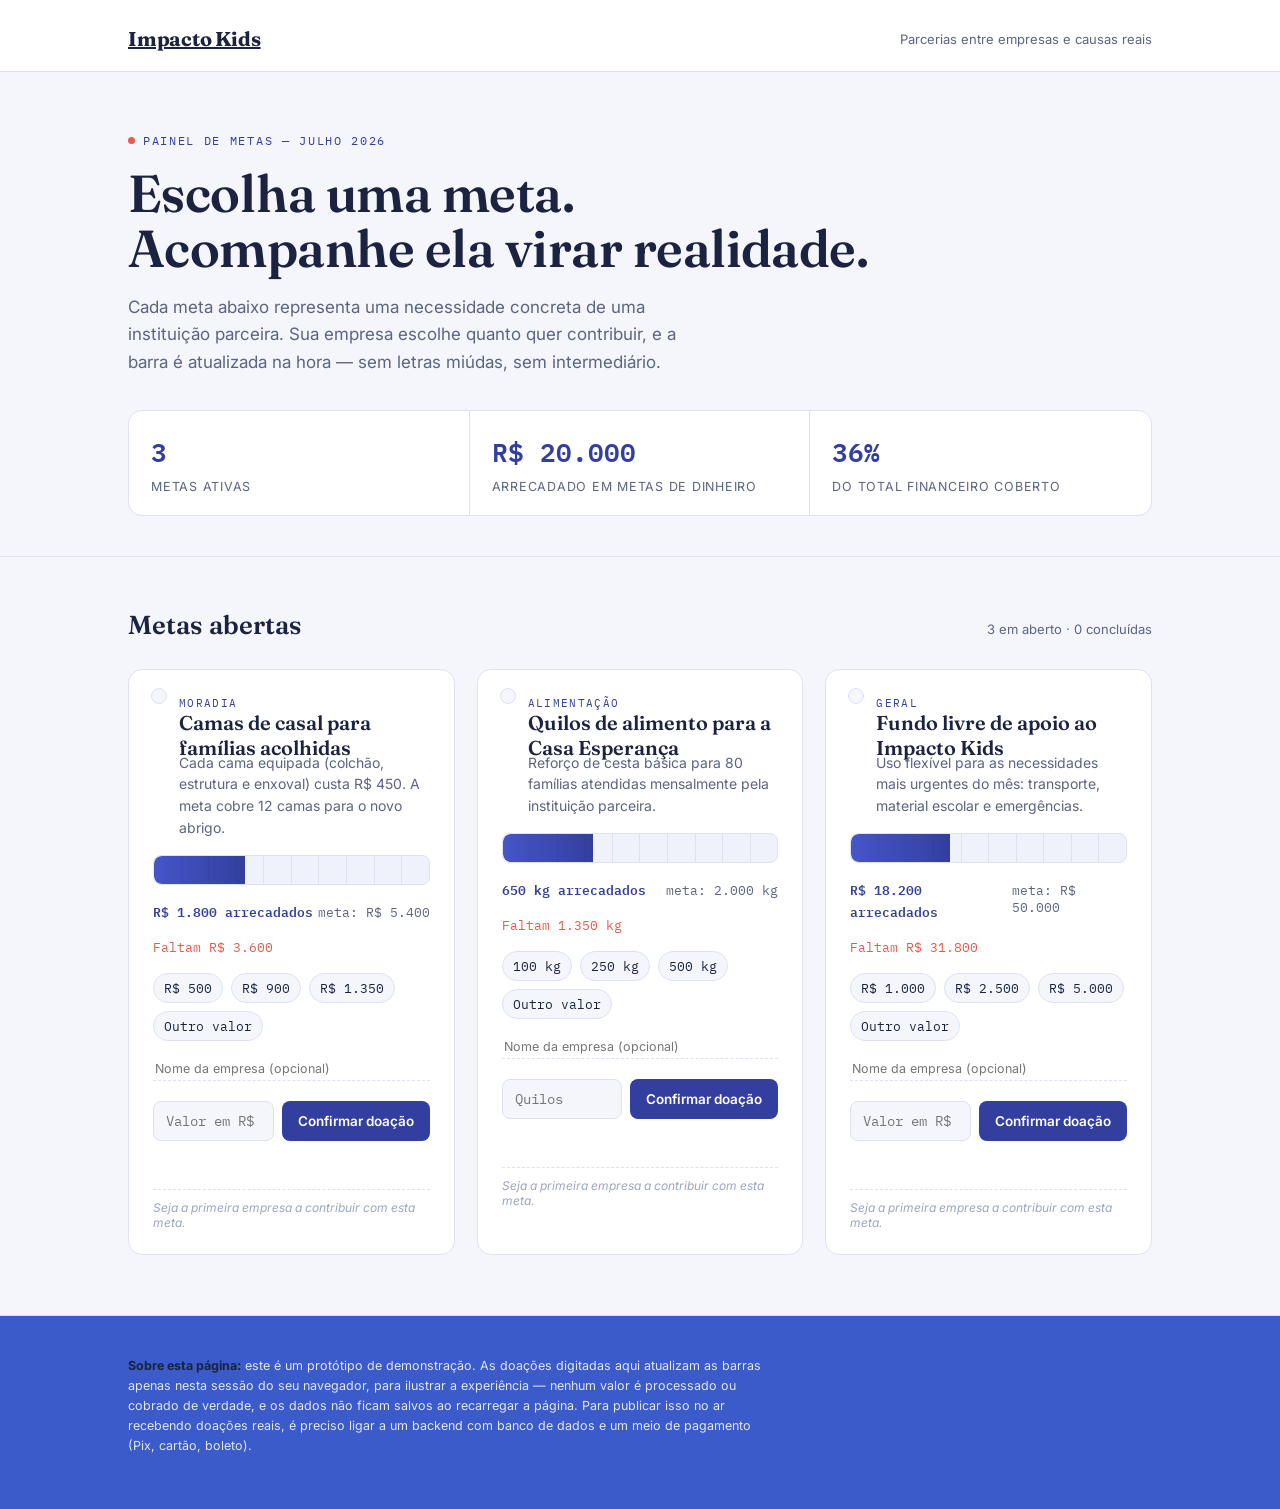
<file: pages/metas.html>
<!DOCTYPE html>
<html lang="pt-BR">
<head>
<meta charset="UTF-8">
<meta name="viewport" content="width=device-width, initial-scale=1.0">
<title>Impacto Kids — Painel de Metas</title>
<link rel="preconnect" href="https://fonts.googleapis.com">
<link rel="preconnect" href="https://fonts.gstatic.com" crossorigin>
<link href="https://fonts.googleapis.com/css2?family=Fraunces:opsz,wght@9..144,400;9..144,600;9..144,700&family=Inter:wght@400;500;600;700&family=IBM+Plex+Mono:wght@400;500;600&display=swap" rel="stylesheet">
<link rel="stylesheet" href="../css/metas.css">
</head>
<body>

<header class="top">
  <div class="wrap top-inner">
    <div class="logo">
      <a href="index.html" class="logo-text">Impacto Kids</a>
    </div>
    <div class="tagline">Parcerias entre empresas e causas reais</div>
  </div>
</header>

<section class="hero">
  <div class="wrap">
    <div class="eyebrow">Painel de metas — julho 2026</div>
    <h1>Escolha uma meta.<br>Acompanhe ela virar realidade.</h1>
    <p class="lede">Cada meta abaixo representa uma necessidade concreta de uma instituição parceira. Sua empresa escolhe quanto quer contribuir, e a barra é atualizada na hora — sem letras miúdas, sem intermediário.</p>

    <div class="overview-strip" id="overviewStrip"></div>
  </div>
</section>

<section class="goals">
  <div class="wrap">
    <div class="goals-head">
      <h2>Metas abertas</h2>
      <span id="goalsCount">— metas ativas</span>
    </div>
    <div class="goal-grid" id="goalGrid"></div>
  </div>
</section>

<footer>
  <div class="wrap">
    <p><strong>Sobre esta página:</strong> este é um protótipo de demonstração. As doações digitadas aqui atualizam as barras apenas nesta sessão do seu navegador, para ilustrar a experiência — nenhum valor é processado ou cobrado de verdade, e os dados não ficam salvos ao recarregar a página. Para publicar isso no ar recebendo doações reais, é preciso ligar a um backend com banco de dados e um meio de pagamento (Pix, cartão, boleto).</p>
  </div>
</footer>

<script src="../script.js"></script>

</body>
</html>
</file>
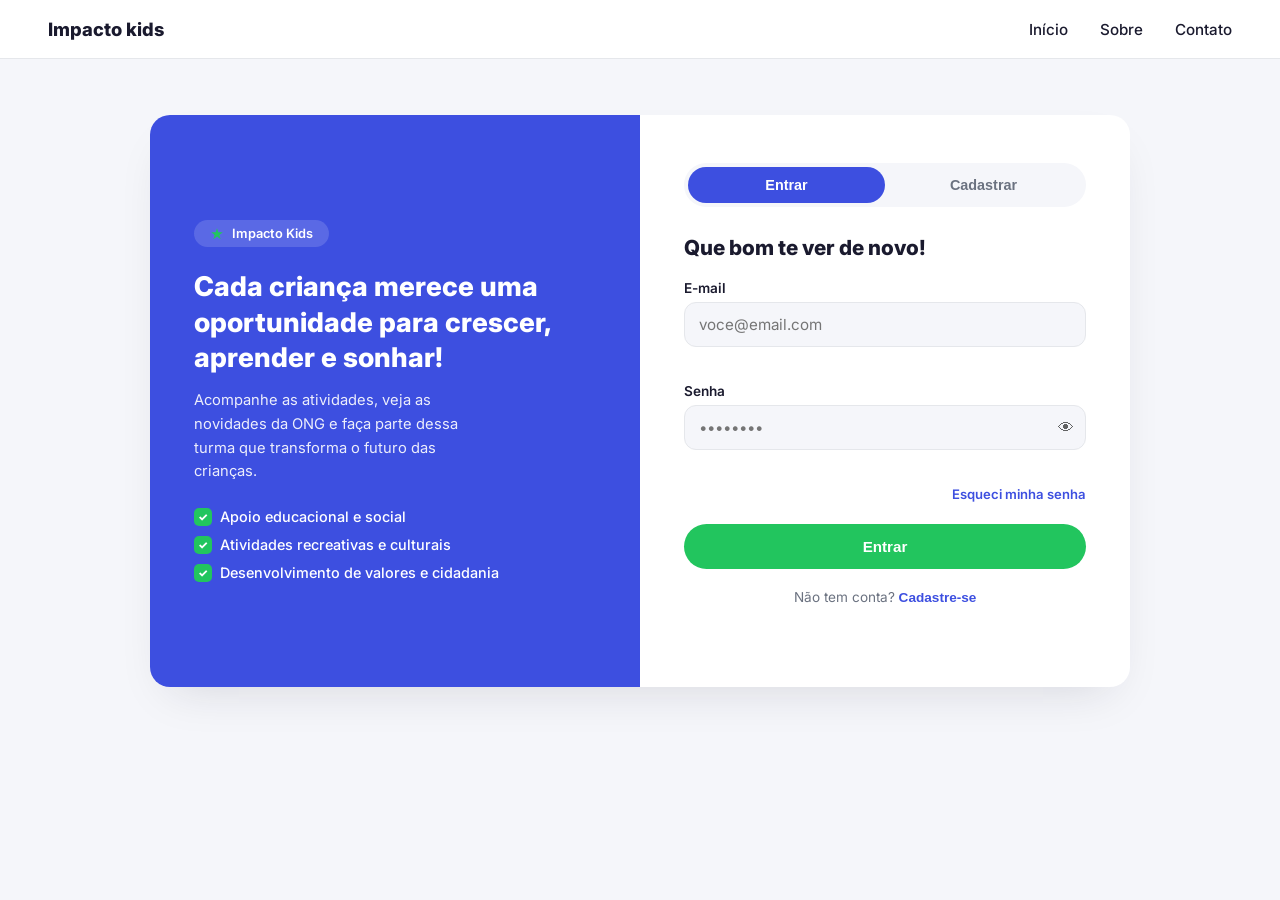
<file: pages/Sign.html>
<!DOCTYPE html>
<html lang="pt-BR">
<head>
  <meta charset="UTF-8">
  <meta name="viewport" content="width=device-width, initial-scale=1.0">
  <title>Impacto Kids | Entrar ou Cadastrar</title>
  <link rel="preconnect" href="https://fonts.googleapis.com">
  <link href="https://fonts.googleapis.com/css2?family=Inter:wght@400;500;600;700;800&display=swap" rel="stylesheet">
  <link rel="stylesheet" href="../css/sign.css">
</head>
<body>

  <header class="site-header">
    <span class="site-header__logo">Impacto kids</span>
    <nav class="site-header__nav">
      <a href="../pages/index.html">Início</a>
      <a href="../pages/sobre.html">Sobre</a>
      <a href="../pages/contato.html">Contato</a>
    </nav>
  </header>

  <main class="auth-card">

    <section class="auth-side">
      <span class="auth-side__badge">
        <svg viewBox="0 0 24 24" class="auth-side__badge-icon"><path d="M12 2l2.4 7.2H22l-6 4.6 2.3 7.2L12 16.4l-6.3 4.6L8 13.8 2 9.2h7.6z"/></svg>
        Impacto Kids
      </span>
      <h1 class="auth-side__title">Cada criança merece uma oportunidade para crescer, aprender e sonhar!</h1>
      <p class="auth-side__text">
        Acompanhe as atividades, veja as novidades da ONG e faça parte
        dessa turma que transforma o futuro das crianças.
      </p>

      <ul class="auth-side__list">
        <li>Apoio educacional e social</li>
        <li>Atividades recreativas e culturais</li>
        <li>Desenvolvimento de valores e cidadania</li>
      </ul>
    </section>

    <section class="auth-form">

      <div class="tabs" role="tablist" aria-label="Alternar entre login e cadastro">
        <button class="tabs__btn is-active" id="tab-login" role="tab" aria-selected="true" aria-controls="panel-login">
          Entrar
        </button>
        <button class="tabs__btn" id="tab-cadastro" role="tab" aria-selected="false" aria-controls="panel-cadastro">
          Cadastrar
        </button>
        <span class="tabs__indicator" aria-hidden="true"></span>
      </div>

      <form class="panel is-active" id="panel-login" role="tabpanel" aria-labelledby="tab-login" novalidate>
        <h2 class="panel__title">Que bom te ver de novo!</h2>

        <label class="field">
          <span class="field__label">E-mail</span>
          <input type="email" name="email" class="field__input" placeholder="voce@email.com" required autocomplete="email">
          <span class="field__error"></span>
        </label>

        <label class="field">
          <span class="field__label">Senha</span>
          <div class="field__wrap">
            <input type="password" name="senha" class="field__input" placeholder="••••••••" required minlength="6" autocomplete="current-password">
            <button type="button" class="field__toggle" aria-label="Mostrar senha">👁</button>
          </div>
          <span class="field__error"></span>
        </label>

        <a href="#" class="field__forgot">Esqueci minha senha</a>

        <button type="submit" class="btn-submit">Entrar</button>

        <p class="panel__switch">
          Não tem conta? <button type="button" class="link-btn" data-goto="cadastro">Cadastre-se</button>
        </p>
      </form>

      <form class="panel" id="panel-cadastro" role="tabpanel" aria-labelledby="tab-cadastro" novalidate>
        <h2 class="panel__title">Vem fazer parte dessa turma!</h2>

        <label class="field">
          <span class="field__label">Nome completo</span>
          <input type="text" name="nome" class="field__input" placeholder="Seu nome" required autocomplete="name">
          <span class="field__error"></span>
        </label>

        <label class="field">
          <span class="field__label">E-mail</span>
          <input type="email" name="email" class="field__input" placeholder="voce@email.com" required autocomplete="email">
          <span class="field__error"></span>
        </label>

        <label class="field">
          <span class="field__label">Senha</span>
          <div class="field__wrap">
            <input type="password" name="senha" class="field__input" placeholder="Mínimo 6 caracteres" required minlength="6" autocomplete="new-password">
            <button type="button" class="field__toggle" aria-label="Mostrar senha">👁</button>
          </div>
          <span class="field__error"></span>
        </label>

        <label class="field">
          <span class="field__label">Confirmar senha</span>
          <input type="password" name="confirmarSenha" class="field__input" placeholder="Repita a senha" required minlength="6" autocomplete="new-password">
          <span class="field__error"></span>
        </label>

        <label class="checkbox">
          <input type="checkbox" name="termos" required>
          <span>Aceito os termos de uso e a política de privacidade</span>
        </label>

        <button type="submit" class="btn-submit">Criar minha conta</button>

        <p class="panel__switch">
          Já tem conta? <button type="button" class="link-btn" data-goto="login">Entrar</button>
        </p>
      </form>

      <p class="toast" id="toast" role="status" aria-live="polite"></p>
    </section>
  </main>

  <script src="../auth.js"></script>
</body>
</html>
</file>
<file: css/metas.css>
:root{
    --paper:#F4F6FC;
    --paper-2:#F0F2FB;
    --ink:#1B2340;
    --ink-soft:#5B6480;
    --sky:#4655C9;
    --sky-deep:#333F9E;
    --sun:#2FB673;
    --sun-deep:#1F8F58;
    --coral:#E75A4C;
    --line:#DDE2F2;
    --card:#FFFFFF;
    --radius:14px;
    --footer:#3a5bc9;
    --footer-text:#E0E6F5;
  }

  *{box-sizing:border-box;}
  html{scroll-behavior:smooth;}
  body{
    margin:0;
    background:var(--paper);
    color:var(--ink);
    font-family:'Inter',sans-serif;
    -webkit-font-smoothing:antialiased;
  }
  .mono{font-family:'IBM Plex Mono',monospace;}
  .display{font-family:'Fraunces',serif;}

  a{color:inherit;}

  .wrap{
    max-width:1080px;
    margin:0 auto;
    padding:0 28px;
  }

  header.top{
    padding:26px 0 20px;
    border-bottom:1px solid var(--line);
    background:var(--card);
  }
  .top-inner{
    display:flex;
    align-items:center;
    justify-content:space-between;
    gap:16px;
  }
  .logo{
    display:flex;
    align-items:center;
    gap:10px;
  }
  .logo-mark{
    width:34px;height:34px;border-radius:9px;
    background:var(--sky);
    display:flex;align-items:center;justify-content:center;
    position:relative;
    flex-shrink:0;
  }
  .logo-mark::after{
    content:"";
    width:10px;height:10px;
    border-radius:50%;
    background:var(--sun);
  }
  .logo-text{
    font-family:'Fraunces',serif;
    font-weight:700;
    font-size:20px;
    letter-spacing:-0.01em;
  }
  .tagline{
    font-size:13px;
    color:var(--ink-soft);
    display:none;
  }
  @media(min-width:640px){ .tagline{display:block;} }

  /* ---------- hero ---------- */
  .hero{
    padding:56px 0 40px;
    border-bottom:1px solid var(--line);
  }
  .eyebrow{
    font-family:'IBM Plex Mono',monospace;
    font-size:12px;
    text-transform:uppercase;
    letter-spacing:.14em;
    color:var(--sky-deep);
    display:inline-flex;
    align-items:center;
    gap:8px;
    margin-bottom:18px;
  }
  .eyebrow::before{
    content:"";
    width:7px;height:7px;
    background:var(--coral);
    border-radius:50%;
  }
  .hero h1{
    font-family:'Fraunces',serif;
    font-weight:600;
    font-size:clamp(32px,5vw,52px);
    line-height:1.06;
    letter-spacing:-0.01em;
    margin:0 0 18px;
    max-width:760px;
    color:var(--ink);
  }
  .hero p.lede{
    max-width:560px;
    font-size:17px;
    line-height:1.6;
    color:var(--ink-soft);
    margin:0 0 34px;
  }

  .overview-strip{
    display:grid;
    grid-template-columns:repeat(3,1fr);
    border:1px solid var(--line);
    border-radius:var(--radius);
    background:var(--card);
    overflow:hidden;
  }
  .overview-cell{
    padding:20px 22px;
    border-right:1px solid var(--line);
  }
  .overview-cell:last-child{border-right:none;}
  .overview-num{
    font-family:'IBM Plex Mono',monospace;
    font-size:26px;
    font-weight:600;
    color:var(--sky-deep);
    display:block;
    margin-bottom:4px;
  }
  .overview-label{
    font-size:12.5px;
    color:var(--ink-soft);
    text-transform:uppercase;
    letter-spacing:.06em;
  }
  @media(max-width:640px){
    .overview-strip{grid-template-columns:1fr;}
    .overview-cell{border-right:none;border-bottom:1px solid var(--line);}
    .overview-cell:last-child{border-bottom:none;}
  }

  .goals{
    padding:52px 0 60px;
  }
  .goals-head{
    display:flex;
    align-items:baseline;
    justify-content:space-between;
    margin-bottom:28px;
    gap:12px;
    flex-wrap:wrap;
  }
  .goals-head h2{
    font-family:'Fraunces',serif;
    font-size:26px;
    font-weight:600;
    margin:0;
    color:var(--ink);
  }
  .goals-head span{
    font-size:13px;
    color:var(--ink-soft);
  }

  .goal-grid{
    display:grid;
    grid-template-columns:repeat(auto-fit,minmax(320px,1fr));
    gap:22px;
  }

  .goal-card{
    background:var(--card);
    border:1px solid var(--line);
    border-radius:var(--radius);
    padding:26px 24px 24px;
    position:relative;
    display:flex;
    flex-direction:column;
    gap:16px;
    transition:box-shadow .2s ease, transform .2s ease;
  }
  .goal-card::before{
    content:"";
    position:absolute;
    top:18px;left:22px;
    width:14px;height:14px;
    border-radius:50%;
    background:var(--paper);
    border:1px solid var(--line);
  }
  .goal-card.done{
    box-shadow:0 0 0 2px var(--sun) inset;
  }

  .goal-tag{
    font-family:'IBM Plex Mono',monospace;
    font-size:11px;
    text-transform:uppercase;
    letter-spacing:.12em;
    color:var(--sky-deep);
    padding-left:26px;
  }
  .goal-title{
    font-family:'Fraunces',serif;
    font-size:20px;
    font-weight:600;
    line-height:1.25;
    margin:0;
    padding-left:26px;
    color:var(--ink);
  }
  .goal-desc{
    font-size:14px;
    color:var(--ink-soft);
    line-height:1.55;
    margin:-8px 0 0;
    padding-left:26px;
  }

  .ruler{
    position:relative;
    height:30px;
    background:var(--paper-2);
    border-radius:8px;
    overflow:hidden;
    border:1px solid var(--line);
  }
  .ruler-fill{
    position:absolute;
    left:0;top:0;bottom:0;
    width:0%;
    background:linear-gradient(90deg,var(--sky) 0%, var(--sky-deep) 100%);
    transition:width .7s cubic-bezier(.4,0,.2,1);
    border-radius:8px 0 0 8px;
  }
  .goal-card.done .ruler-fill{
    background:linear-gradient(90deg,var(--sun-deep) 0%, var(--sun) 100%);
  }
  .ruler-ticks{
    position:absolute;
    inset:0;
    display:flex;
  }
  .ruler-ticks span{
    flex:1;
    border-right:1px solid rgba(27,35,64,.08);
  }
  .ruler-ticks span:last-child{border-right:none;}

  .figures{
    display:flex;
    justify-content:space-between;
    align-items:baseline;
    font-family:'IBM Plex Mono',monospace;
    font-size:13px;
  }
  .figures .raised{color:var(--sky-deep);font-weight:600;}
  .figures .need{color:var(--ink-soft);}
  .remaining{
    font-size:12.5px;
    color:var(--coral);
    font-family:'IBM Plex Mono',monospace;
  }
  .goal-card.done .remaining{color:var(--sun-deep);font-weight:600;}

  .donate-row{
    display:flex;
    flex-wrap:wrap;
    gap:8px;
    margin-top:2px;
  }
  .chip{
    border:1px solid var(--line);
    background:var(--paper);
    color:var(--ink);
    font-family:'IBM Plex Mono',monospace;
    font-size:12.5px;
    padding:6px 10px;
    border-radius:20px;
    cursor:pointer;
    transition:background .15s, border-color .15s;
  }
  .chip:hover{border-color:var(--sky);}
  .chip.active{
    background:var(--sky);
    border-color:var(--sky);
    color:#fff;
  }

  .donate-form{
    display:flex;
    gap:8px;
    margin-top:4px;
  }
  .donate-form input[type=text]{
    flex:1 1 auto;
    min-width:0;
    border:1px solid var(--line);
    background:var(--paper);
    border-radius:8px;
    padding:10px 12px;
    font-family:'IBM Plex Mono',monospace;
    font-size:13.5px;
    color:var(--ink);
  }
  .donate-form input[type=text]:focus{
    outline:2px solid var(--sky);
    outline-offset:1px;
  }
  .donate-form button{
    border:none;
    background:var(--sky-deep);
    color:#fff;
    font-family:'Inter',sans-serif;
    font-weight:600;
    font-size:13.5px;
    padding:10px 16px;
    border-radius:8px;
    cursor:pointer;
    white-space:nowrap;
    transition:background .15s;
  }
  .donate-form button:hover{background:var(--sky);}
  .goal-card.done .donate-form button{background:var(--sun-deep);}
  .goal-card.done .donate-form button:hover{background:var(--sun);}

  .company-input{
    border:none;
    border-bottom:1px dashed var(--line);
    background:transparent;
    font-family:'Inter',sans-serif;
    font-size:12.5px;
    color:var(--ink-soft);
    padding:4px 2px;
    width:100%;
  }
  .company-input:focus{outline:none;border-color:var(--sky);}

  .feedback{
    font-size:12.5px;
    color:var(--sky-deep);
    min-height:16px;
    font-family:'Inter',sans-serif;
  }

  .supporters{
    border-top:1px dashed var(--line);
    padding-top:10px;
    display:flex;
    flex-direction:column;
    gap:4px;
    max-height:90px;
    overflow-y:auto;
  }
  .supporters-empty{
    font-size:12px;
    color:#9AA6C0;
    font-style:italic;
  }
  .supporter-row{
    font-size:12.5px;
    color:var(--ink-soft);
    display:flex;
    justify-content:space-between;
    gap:8px;
  }
  .supporter-row .amt{
    font-family:'IBM Plex Mono',monospace;
    color:var(--sky-deep);
    font-weight:600;
  }

  .ribbon{
    position:absolute;
    top:16px;right:-8px;
    background:var(--sun);
    color:#fff;
    font-family:'IBM Plex Mono',monospace;
    font-size:11px;
    font-weight:600;
    text-transform:uppercase;
    letter-spacing:.08em;
    padding:5px 12px 5px 14px;
    border-radius:6px 0 0 6px;
  }

  footer{
    border-top:1px solid var(--line);
    padding:28px 0 40px;
    background:var(--footer);
  }
  footer p{
    font-size:12.5px;
    color:var(--footer-text);
    line-height:1.6;
    max-width:640px;
  }
  footer strong{color:var(--ink);}
</file>
<file: css/sign.css>
:root {
  --blue:        #3D4FE0;
  --blue-dark:   #2E3BC4;
  --green:       #22C55E;
  --green-dark:  #16A34A;
  --ink:         #1A1A2E;
  --gray:        #6B7280;
  --gray-light:  #E5E7EB;
  --bg:          #F5F6FA;
  --white:       #FFFFFF;
  --error:       #E5484D;

  --radius-lg: 20px;
  --radius-md: 12px;
  --font: 'Inter', sans-serif;
}

* { box-sizing: border-box; }

html, body {
  margin: 0;
  min-height: 100vh;
  font-family: var(--font);
  background: var(--bg);
  color: var(--ink);
}

.site-header {
  display: flex;
  align-items: center;
  justify-content: space-between;
  padding: 18px 48px;
  background: var(--white);
  border-bottom: 1px solid var(--gray-light);
}

.site-header__logo {
  font-weight: 800;
  font-size: 1.15rem;
  color: var(--ink);
}

.site-header__nav {
  display: flex;
  align-items: center;
  gap: 32px;
}

.site-header__nav a {
  text-decoration: none;
  color: var(--ink);
  font-weight: 500;
  font-size: .95rem;
}

.pill-btn {
  background: var(--green);
  color: var(--white) !important;
  padding: 10px 22px;
  border-radius: 999px;
  font-weight: 700;
}

main.auth-card {
  width: 100%;
  max-width: 980px;
  margin: 56px auto;
  display: grid;
  grid-template-columns: 1fr 1fr;
  background: var(--white);
  border-radius: var(--radius-lg);
  box-shadow: 0 20px 45px -20px rgba(26, 26, 46, .15);
  overflow: hidden;
}

.auth-side {
  background: var(--blue);
  color: var(--white);
  padding: 48px 44px;
  display: flex;
  flex-direction: column;
  justify-content: center;
}

.auth-side__badge {
  align-self: flex-start;
  display: inline-flex;
  align-items: center;
  gap: 8px;
  background: rgba(255,255,255,.15);
  padding: 6px 16px;
  border-radius: 999px;
  font-size: .8rem;
  font-weight: 600;
  margin-bottom: 22px;
}
.auth-side__badge-icon { width: 14px; height: 14px; fill: var(--green); }

.auth-side__title {
  font-size: 1.7rem;
  font-weight: 800;
  line-height: 1.3;
  margin: 0 0 14px;
}

.auth-side__text {
  font-size: .92rem;
  line-height: 1.6;
  opacity: .9;
  max-width: 34ch;
  margin: 0 0 24px;
}

.auth-side__list {
  list-style: none;
  padding: 0;
  margin: 0;
  display: flex;
  flex-direction: column;
  gap: 10px;
}
.auth-side__list li {
  font-size: .9rem;
  font-weight: 500;
  display: flex;
  align-items: center;
  gap: 8px;
}
.auth-side__list li::before {
  content: '✓';
  display: inline-flex;
  align-items: center;
  justify-content: center;
  width: 18px; height: 18px;
  background: var(--green);
  border-radius: 5px;
  font-size: .7rem;
  font-weight: 800;
  flex-shrink: 0;
}

.auth-form {
  padding: 48px 44px;
  display: flex;
  flex-direction: column;
}

.tabs {
  position: relative;
  display: grid;
  grid-template-columns: 1fr 1fr;
  background: var(--bg);
  border-radius: 999px;
  padding: 4px;
  margin-bottom: 28px;
}
.tabs__btn {
  position: relative;
  z-index: 1;
  border: none;
  background: transparent;
  padding: 10px 0;
  font-weight: 700;
  font-size: .9rem;
  color: var(--gray);
  cursor: pointer;
  border-radius: 999px;
  transition: color .25s ease;
}
.tabs__btn.is-active { color: var(--white); }

.tabs__indicator {
  position: absolute;
  top: 4px; left: 4px;
  width: calc(50% - 4px);
  height: calc(100% - 8px);
  background: var(--blue);
  border-radius: 999px;
  transition: transform .3s cubic-bezier(.65,0,.35,1);
}
.tabs[data-active="cadastro"] .tabs__indicator {
  transform: translateX(100%);
}

.panel {
  display: none;
  flex-direction: column;
  gap: 16px;
  animation: fadeIn .3s ease;
}
.panel.is-active { display: flex; }

@keyframes fadeIn {
  from { opacity: 0; transform: translateY(6px); }
  to   { opacity: 1; transform: translateY(0); }
}

.panel__title {
  font-size: 1.3rem;
  font-weight: 800;
  margin: 0 0 4px;
}

.field { display: flex; flex-direction: column; gap: 6px; font-size: .85rem; }
.field__label { font-weight: 600; color: var(--ink); }
.field__input {
  font-family: var(--font);
  font-size: .95rem;
  padding: 12px 14px;
  border: 1.5px solid var(--gray-light);
  border-radius: var(--radius-md);
  outline: none;
  background: var(--bg);
  transition: border-color .2s ease, background .2s ease;
  width: 100%;
}
.field__input:focus {
  border-color: var(--blue);
  background: var(--white);
}
.field__input.is-invalid { border-color: var(--error); }

.field__wrap { position: relative; display: flex; }
.field__toggle {
  position: absolute;
  right: 6px; top: 50%;
  transform: translateY(-50%);
  border: none;
  background: transparent;
  cursor: pointer;
  font-size: 1rem;
  padding: 6px;
  opacity: .6;
}

.field__error {
  color: var(--error);
  font-size: .78rem;
  min-height: 14px;
}

.field__forgot {
  align-self: flex-end;
  font-size: .82rem;
  color: var(--blue);
  text-decoration: none;
  font-weight: 600;
}
.field__forgot:hover { text-decoration: underline; }

.checkbox {
  display: flex;
  align-items: flex-start;
  gap: 8px;
  font-size: .8rem;
  color: var(--gray);
}
.checkbox input { margin-top: 3px; accent-color: var(--blue); }

.btn-submit {
  margin-top: 6px;
  border: none;
  border-radius: 999px;
  padding: 14px;
  font-weight: 700;
  font-size: .95rem;
  color: var(--white);
  background: var(--green);
  cursor: pointer;
  transition: background .2s ease, transform .15s ease;
}
.btn-submit:hover { background: var(--green-dark); transform: translateY(-1px); }
.btn-submit:active { transform: translateY(0); }

.panel__switch {
  text-align: center;
  font-size: .85rem;
  color: var(--gray);
  margin: 4px 0 0;
}

.link-btn {
  border: none;
  background: transparent;
  color: var(--blue);
  font-weight: 700;
  cursor: pointer;
  font-size: .85rem;
  padding: 0;
}
.link-btn:hover { text-decoration: underline; }

.toast {
  margin: 16px 0 0;
  text-align: center;
  font-size: .85rem;
  font-weight: 600;
  color: var(--green-dark);
  min-height: 18px;
  opacity: 0;
  transition: opacity .25s ease;
}
.toast.is-visible { opacity: 1; }
.toast.is-error { color: var(--error); }

@media (max-width: 760px) {
  main.auth-card { grid-template-columns: 1fr; max-width: 460px; margin: 24px auto; }
  .auth-side { display: none; }
  .auth-form { padding: 36px 28px; }
  .site-header { padding: 16px 20px; }
  .site-header__nav { gap: 16px; }
  .site-header__nav a:not(.pill-btn) { display: none; }
}
</file>
